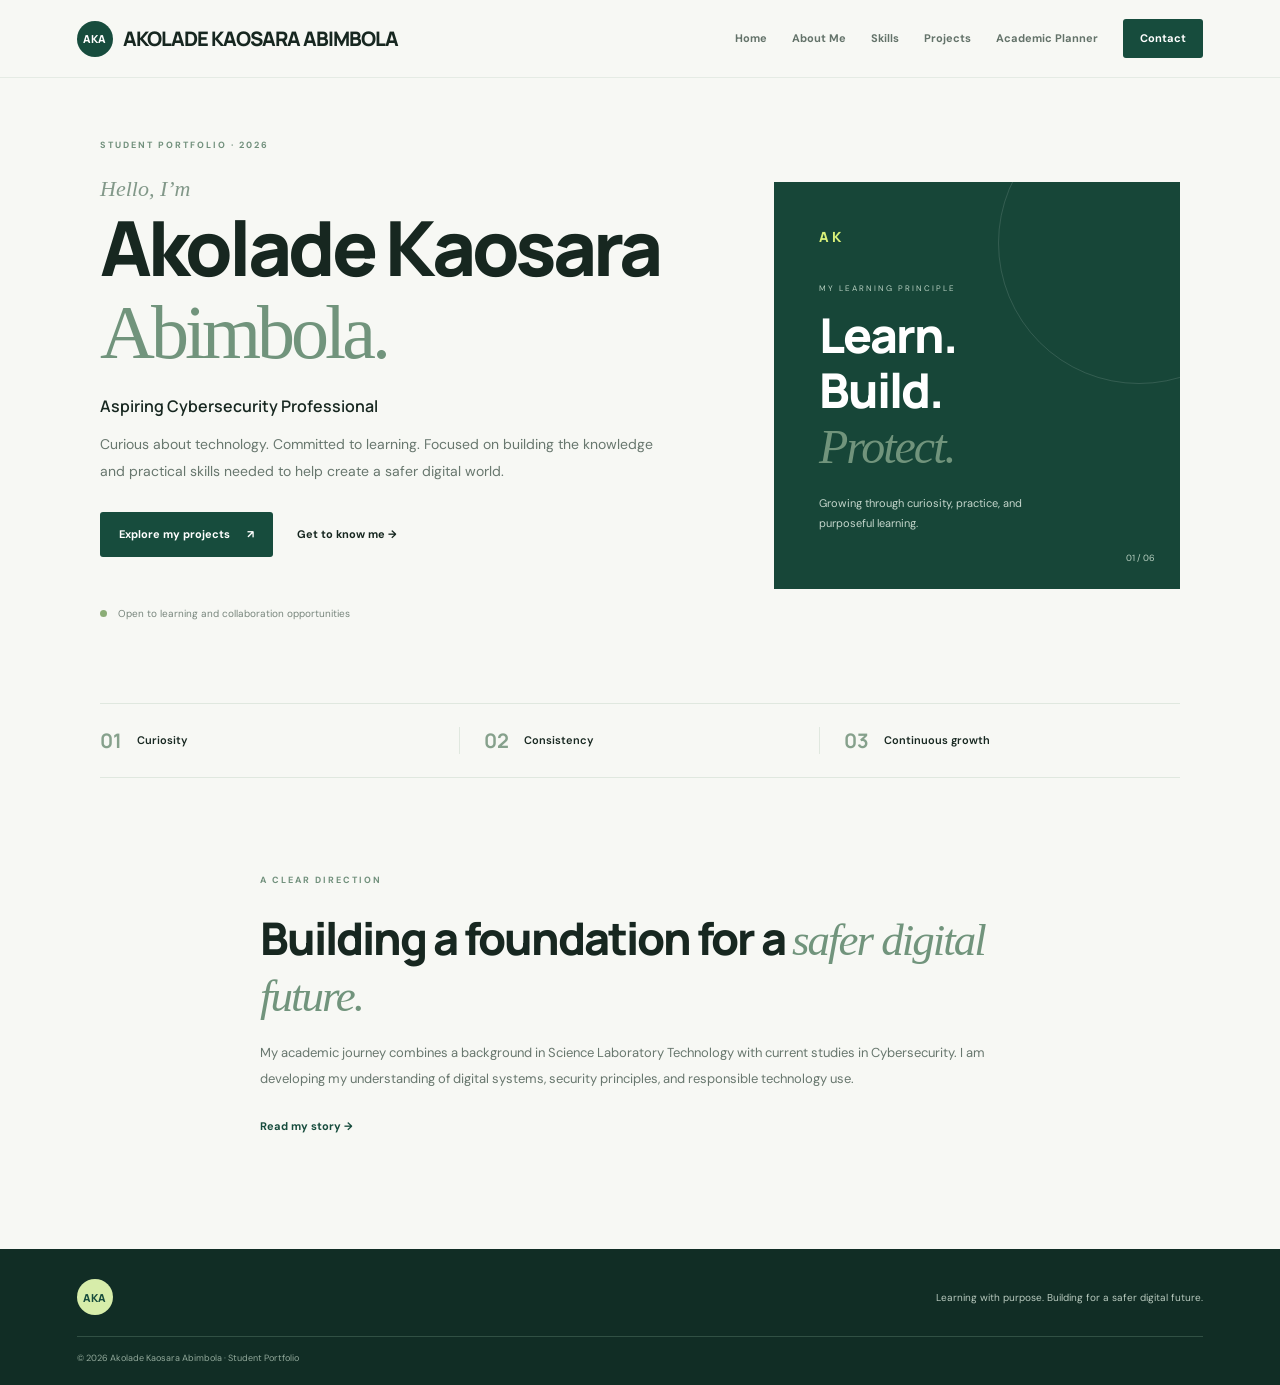
<file: index.html>
<!doctype html>
<html lang="en">

<head>
    <meta charset="utf-8">
    <meta name="viewport" content="width=device-width,initial-scale=1">
    <meta http-equiv="refresh" content="0; url=home.html">
    <title>Akolade Kaosara Abimbola | Student Portfolio</title>
    <link rel="stylesheet" href="styles.css">
</head>

<body class="entry-page">
    <main class="entry-card"><span class="brand-mark">AKA</span><span>AKOLADE KAOSARA ABIMBOLA</span>
        <p class="eyebrow">STUDENT PORTFOLIO</p>
        <h1>Akolade Kaosara<br><em>Abimbola</em></h1>
        <p>Opening portfolio…</p><a class="button" href="home.html">Enter portfolio →</a>
    </main>
    <script>window.location.replace("home.html");</script>
</body>

</html>
</file>
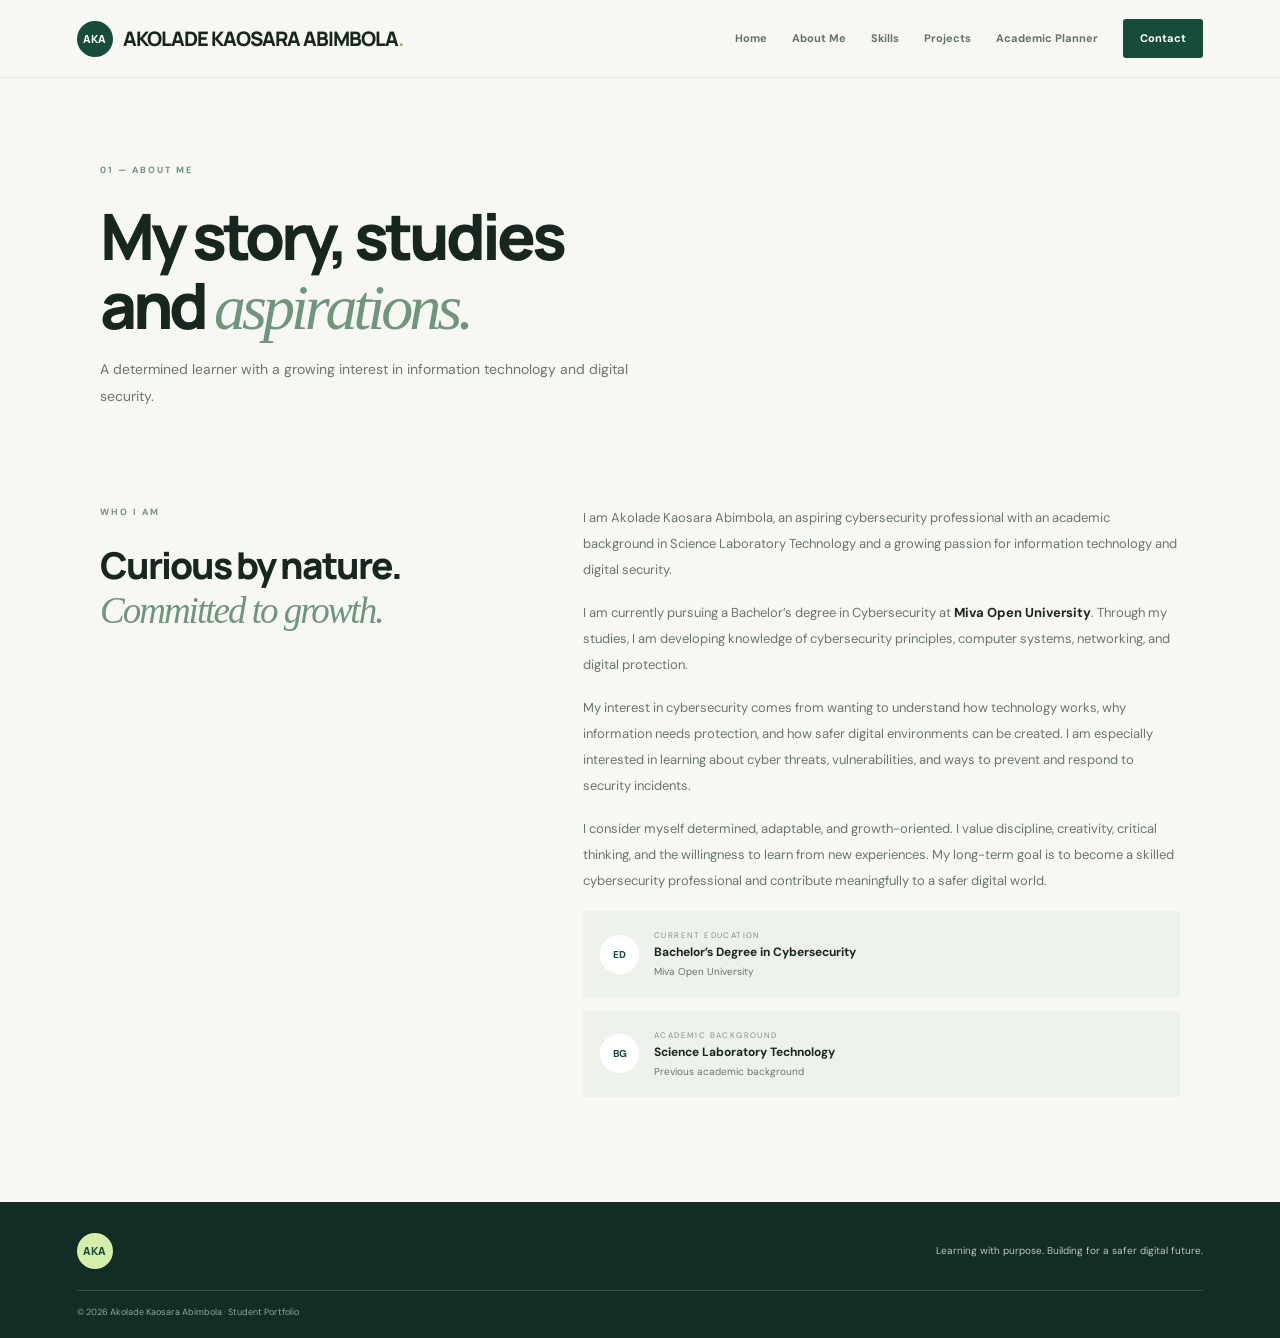
<file: about.html>
<!doctype html>
<html lang="en">

<head>
  <meta charset="utf-8">
  <meta name="viewport" content="width=device-width,initial-scale=1">
  <meta name="description"
    content="Student portfolio of Akolade Kaosara Abimbola, aspiring cybersecurity professional.">
  <title>About Me | Akolade Kaosara Abimbola</title>
  <link rel="preconnect" href="https://fonts.googleapis.com">
  <link rel="preconnect" href="https://fonts.gstatic.com" crossorigin>
  <link
    href="https://fonts.googleapis.com/css2?family=DM+Sans:wght@400;500;600;700&family=Manrope:wght@400;500;600;700;800&display=swap"
    rel="stylesheet">
  <link rel="stylesheet" href="styles.css">
</head>

<body>
  <header class="site-header">
    <a class="brand" href="index.html"><span class="brand-mark">AKA</span><span>AKOLADE KAOSARA ABIMBOLA<span class="dot">.</span></span></a>
    <button class="menu-toggle" aria-label="Toggle navigation"
      aria-expanded="false"><span></span><span></span><span></span></button>
    <nav class="navigation" aria-label="Main navigation">
      <a href="home.html">Home</a><a href="about.html">About Me</a><a href="skills.html">Skills</a>
      <a href="projects.html">Projects</a><a href="planner.html">Academic Planner</a><a class="nav-cta"
        href="contact.html">Contact</a>
    </nav>
  </header>
  <main>
    <section class="page-hero wrap">
      <p class="eyebrow">01 — ABOUT ME</p>
      <h1>My story, studies<br>and <em>aspirations.</em></h1>
      <p class="intro">A determined learner with a growing interest in information technology and digital security.</p>
    </section>
    <section class="wrap two-col content-section">
      <div>
        <p class="eyebrow">WHO I AM</p>
        <h2>Curious by nature.<br><em>Committed to growth.</em></h2>
      </div>
      <div class="prose">
        <p>I am Akolade Kaosara Abimbola, an aspiring cybersecurity professional with an academic background in Science
          Laboratory Technology and a growing passion for information technology and digital security.</p>
        <p>I am currently pursuing a Bachelor’s degree in Cybersecurity at <strong>Miva Open University</strong>.
          Through my studies, I am developing knowledge of cybersecurity principles, computer systems, networking, and
          digital protection.</p>
        <p>My interest in cybersecurity comes from wanting to understand how technology works, why information needs
          protection, and how safer digital environments can be created. I am especially interested in learning about
          cyber threats, vulnerabilities, and ways to prevent and respond to security incidents.</p>
        <p>I consider myself determined, adaptable, and growth-oriented. I value discipline, creativity, critical
          thinking, and the willingness to learn from new experiences. My long-term goal is to become a skilled
          cybersecurity professional and contribute meaningfully to a safer digital world.</p>
        <div class="education"><span class="education-symbol">ED</span>
          <div><small>CURRENT EDUCATION</small><strong>Bachelor’s Degree in Cybersecurity</strong><span>Miva Open
              University</span></div>
        </div>
        <div class="education"><span class="education-symbol">BG</span>
          <div><small>ACADEMIC BACKGROUND</small><strong>Science Laboratory Technology</strong><span>Previous academic
              background</span></div>
        </div>
      </div>
    </section>
  </main>
  <footer class="footer">
    <div><a class="brand footer-brand" href="index.html"><span class="brand-mark">AKA</span>
            </span></span></a>
      <p>Learning with purpose. Building for a safer digital future.</p>
    </div><small>© 2026 Akolade Kaosara Abimbola · Student Portfolio</small>
  </footer>
  <script src="script.js"></script>
</body>

</html>
</file>
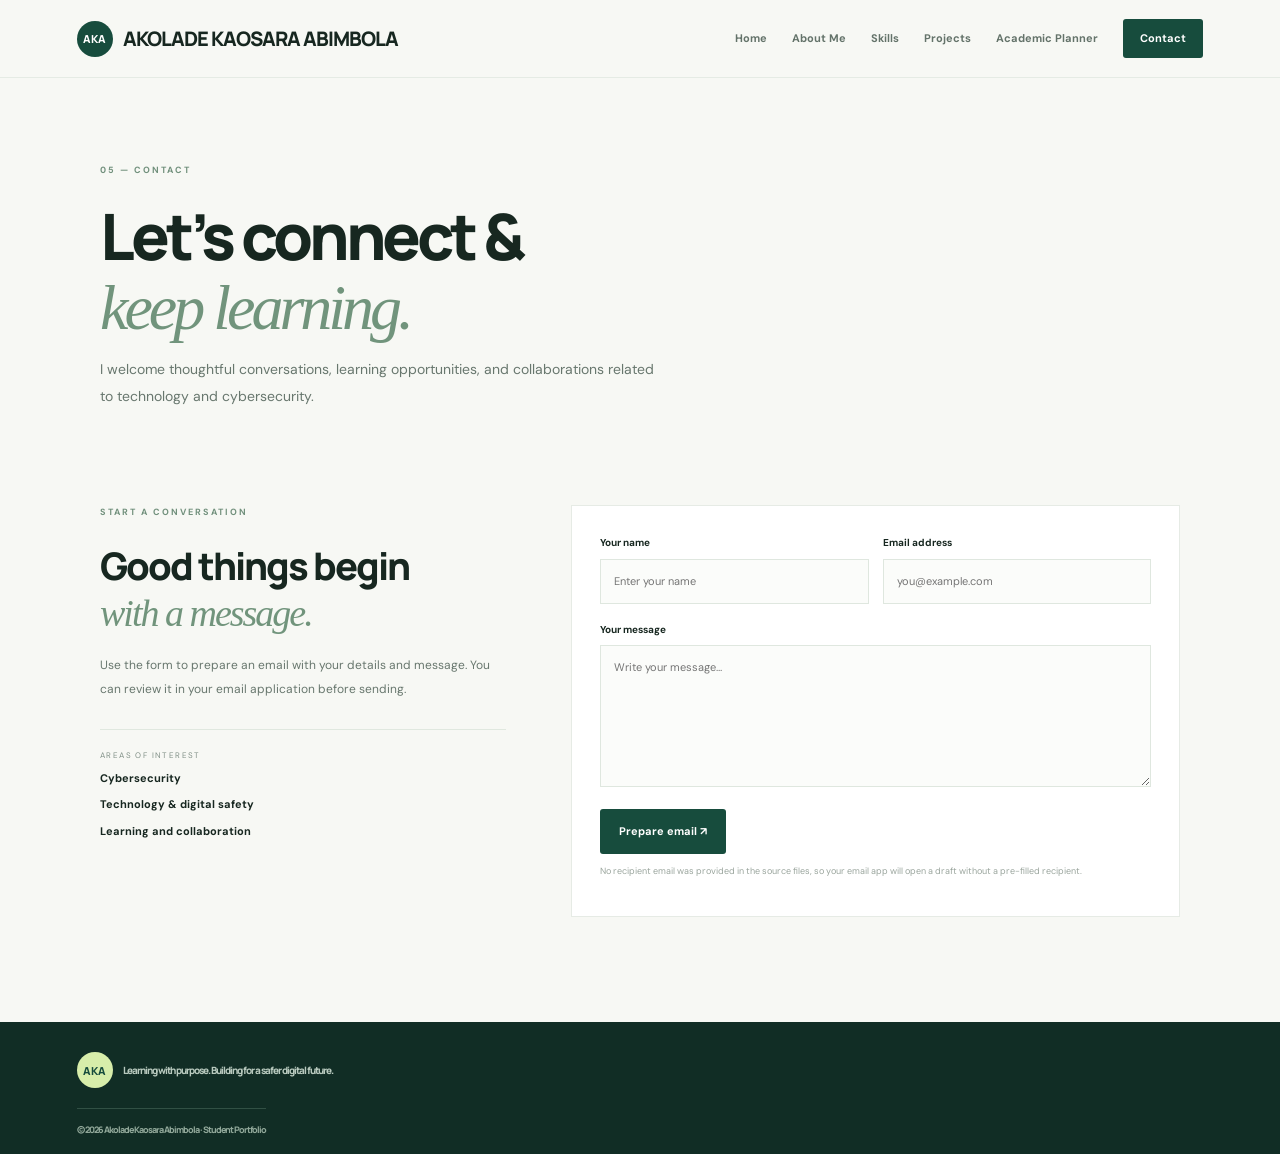
<file: contact.html>
<!doctype html>
<html lang="en">

<head>
  <meta charset="utf-8">
  <meta name="viewport" content="width=device-width,initial-scale=1">
  <meta name="description"
    content="Student portfolio of Akolade Kaosara Abimbola, aspiring cybersecurity professional.">
  <title>Contact | Akolade Kaosara Abimbola</title>
  <link rel="preconnect" href="https://fonts.googleapis.com">
  <link rel="preconnect" href="https://fonts.gstatic.com" crossorigin>
  <link
    href="https://fonts.googleapis.com/css2?family=DM+Sans:wght@400;500;600;700&family=Manrope:wght@400;500;600;700;800&display=swap"
    rel="stylesheet">
  <link rel="stylesheet" href="styles.css">
</head>

<body>
  <header class="site-header">
    <a class="brand" href="index.html"><span class="brand-mark">AKA</span><span>AKOLADE KAOSARA ABIMBOLA<span class="dot"></span></span></a>
    <button class="menu-toggle" aria-label="Toggle navigation"
      aria-expanded="false"><span></span><span></span><span></span></button>
    <nav class="navigation" aria-label="Main navigation">
      <a href="home.html">Home</a><a href="about.html">About Me</a><a href="skills.html">Skills</a>
      <a href="projects.html">Projects</a><a href="planner.html">Academic Planner</a><a class="nav-cta"
        href="contact.html">Contact</a>
    </nav>
  </header>
  <main>
    <section class="page-hero wrap">
      <p class="eyebrow">05 — CONTACT</p>
      <h1>Let’s connect &<br><em>keep learning.</em></h1>
      <p class="intro">I welcome thoughtful conversations, learning opportunities, and collaborations related to
        technology and cybersecurity.</p>
    </section>
    <section class="wrap content-section contact-layout">
      <div class="contact-aside">
        <p class="eyebrow">START A CONVERSATION</p>
        <h2>Good things begin<br><em>with a message.</em></h2>
        <p>Use the form to prepare an email with your details and message. You can review it in your email application
          before sending.</p>
        <div class="contact-focus"><small>AREAS OF INTEREST</small><strong>Cybersecurity</strong><strong>Technology &
            digital safety</strong><strong>Learning and collaboration</strong></div>
      </div>
      <form id="contactForm" class="contact-form">
        <div class="form-row">
          <div><label for="name">Your name</label><input id="name" name="name" required placeholder="Enter your name">
          </div>
          <div><label for="email">Email address</label><input id="email" name="email" type="email" required
              placeholder="you@example.com"></div>
        </div><label for="message">Your message</label><textarea id="message" name="message" rows="6" required
          placeholder="Write your message…"></textarea><button class="button" type="submit">Prepare email ↗</button>
        <p id="formFeedback" class="feedback" aria-live="polite"></p>
        <p class="fine-print">No recipient email was provided in the source files, so your email app will open a draft
          without a pre-filled recipient.</p>
      </form>
    </section>
  </main>
  <footer class="footer">
    <div><a class="brand footer-brand" href="index.html"><span class="brand-mark">AKA</span>
      <p>Learning with purpose. Building for a safer digital future.</p>
    </div><small>© 2026 Akolade Kaosara Abimbola · Student Portfolio</small>
  </footer>
  <script src="script.js"></script>
</body>

</html>
</file>
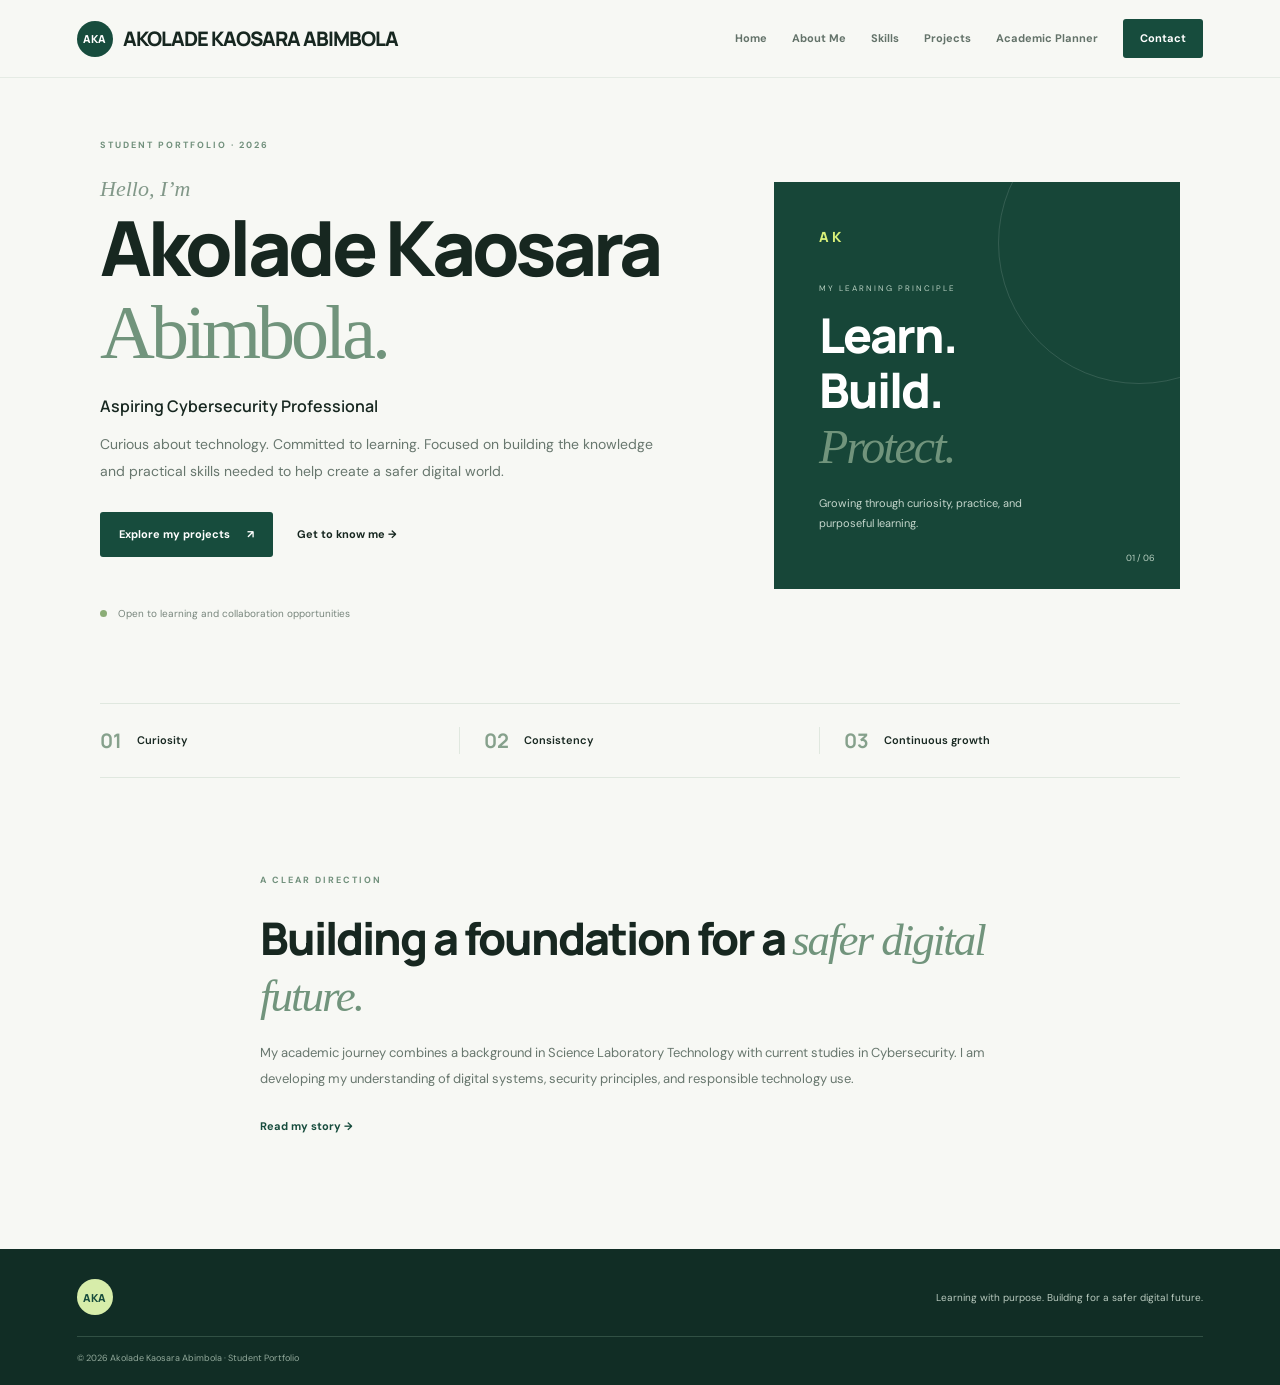
<file: home.html>
<!doctype html>
<html lang="en">

<head>
  <meta charset="utf-8">
  <meta name="viewport" content="width=device-width,initial-scale=1">
  <meta name="description"
    content="Student portfolio of Akolade Kaosara Abimbola, aspiring cybersecurity professional.">
  <title>Home | Akolade Kaosara Abimbola</title>
  <link rel="preconnect" href="https://fonts.googleapis.com">
  <link rel="preconnect" href="https://fonts.gstatic.com" crossorigin>
  <link
    href="https://fonts.googleapis.com/css2?family=DM+Sans:wght@400;500;600;700&family=Manrope:wght@400;500;600;700;800&display=swap"
    rel="stylesheet">
  <link rel="stylesheet" href="styles.css">
</head>

<body>
  <header class="site-header">
    <a class="brand" href="index.html"><span class="brand-mark">AKA</span><span>AKOLADE KAOSARA ABIMBOLA<span class="dot"></span></span></a>
    <button class="menu-toggle" aria-label="Toggle navigation"
      aria-expanded="false"><span></span><span></span><span></span></button>
    <nav class="navigation" aria-label="Main navigation">
      <a href="home.html">Home</a><a href="about.html">About Me</a><a href="skills.html">Skills</a>
      <a href="projects.html">Projects</a><a href="planner.html">Academic Planner</a><a class="nav-cta"
        href="contact.html">Contact</a>
    </nav>
  </header>
  <main>
    <section class="hero wrap">
      <div>
        <p class="eyebrow">STUDENT PORTFOLIO · 2026</p>
        <p class="hello">Hello, I’m</p>
        <h1>Akolade Kaosara<br><span>Abimbola.</span></h1>
        <h2 class="role">Aspiring Cybersecurity Professional</h2>
        <p class="intro">Curious about technology. Committed to learning. Focused on building the knowledge and
          practical skills needed to help create a safer digital world.</p>
        <div class="actions"><a class="button" href="projects.html">Explore my projects <span>↗</span></a><a
            class="plain-link" href="about.html">Get to know me →</a></div>
        <p class="availability"><span></span> Open to learning and collaboration opportunities</p>
      </div>
      <aside class="hero-panel">
        <div class="monogram">AK</div>
        <p class="panel-label">MY LEARNING PRINCIPLE</p>
        <h2>Learn.<br>Build.<br><em>Protect.</em></h2>
        <p>Growing through curiosity, practice, and purposeful learning.</p>
        <div class="panel-index">01 / 06</div>
      </aside>
    </section>
    <section class="wrap home-strip">
      <div><strong>01</strong><span>Curiosity</span></div>
      <div><strong>02</strong><span>Consistency</span></div>
      <div><strong>03</strong><span>Continuous growth</span></div>
    </section>
    <section class="wrap short-intro">
      <p class="eyebrow">A CLEAR DIRECTION</p>
      <h2>Building a foundation for a <em>safer digital future.</em></h2>
      <p>My academic journey combines a background in Science Laboratory Technology with current studies in
        Cybersecurity. I am developing my understanding of digital systems, security principles, and responsible
        technology use.</p><a class="plain-link" href="about.html">Read my story →</a>
    </section>
  </main>
  <footer class="footer">
    <div><a class="brand footer-brand" href="index.html"><span class="brand-mark">AKA</span><span><span
            class="dot"></span></span></a>
      <p>Learning with purpose. Building for a safer digital future.</p>
    </div><small>© 2026 Akolade Kaosara Abimbola · Student Portfolio</small>
  </footer>
  <script src="script.js"></script>
</body>

</html>
</file>
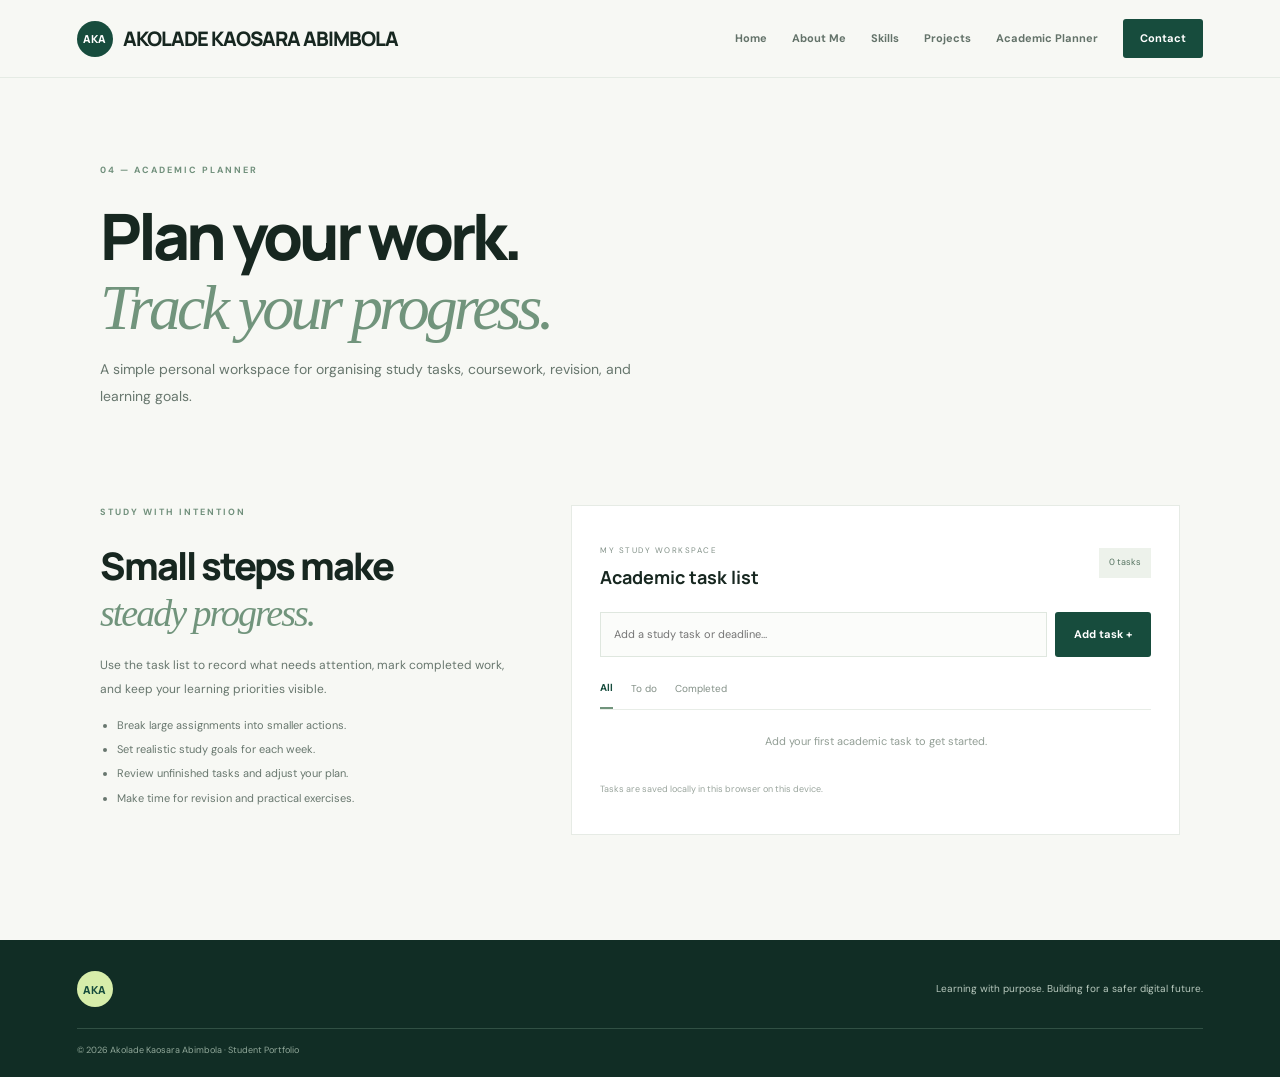
<file: planner.html>
<!doctype html>
<html lang="en">

<head>
  <meta charset="utf-8">
  <meta name="viewport" content="width=device-width,initial-scale=1">
  <meta name="description"
    content="Student portfolio of Akolade Kaosara Abimbola, aspiring cybersecurity professional.">
  <title>Academic Planner | Akolade Kaosara Abimbola</title>
  <link rel="preconnect" href="https://fonts.googleapis.com">
  <link rel="preconnect" href="https://fonts.gstatic.com" crossorigin>
  <link
    href="https://fonts.googleapis.com/css2?family=DM+Sans:wght@400;500;600;700&family=Manrope:wght@400;500;600;700;800&display=swap"
    rel="stylesheet">
  <link rel="stylesheet" href="styles.css">
</head>

<body>
  <header class="site-header">
    <a class="brand" href="index.html"><span class="brand-mark">AKA</span><span>AKOLADE KAOSARA ABIMBOLA<span class="dot"></span></span></a>
    <button class="menu-toggle" aria-label="Toggle navigation"
      aria-expanded="false"><span></span><span></span><span></span></button>
    <nav class="navigation" aria-label="Main navigation">
      <a href="home.html">Home</a><a href="about.html">About Me</a><a href="skills.html">Skills</a>
      <a href="projects.html">Projects</a><a href="planner.html">Academic Planner</a><a class="nav-cta"
        href="contact.html">Contact</a>
    </nav>
  </header>
  <main>
    <section class="page-hero wrap">
      <p class="eyebrow">04 — ACADEMIC PLANNER</p>
      <h1>Plan your work.<br><em>Track your progress.</em></h1>
      <p class="intro">A simple personal workspace for organising study tasks, coursework, revision, and learning goals.
      </p>
    </section>
    <section class="wrap content-section planner-layout">
      <div class="planner-copy">
        <p class="eyebrow">STUDY WITH INTENTION</p>
        <h2>Small steps make<br><em>steady progress.</em></h2>
        <p>Use the task list to record what needs attention, mark completed work, and keep your learning priorities
          visible.</p>
        <ul class="planner-guides">
          <li>Break large assignments into smaller actions.</li>
          <li>Set realistic study goals for each week.</li>
          <li>Review unfinished tasks and adjust your plan.</li>
          <li>Make time for revision and practical exercises.</li>
        </ul>
      </div>
      <div class="planner-box">
        <div class="planner-head">
          <div><small>MY STUDY WORKSPACE</small>
            <h2>Academic task list</h2>
          </div><span id="taskCount">0 tasks</span>
        </div>
        <form id="taskForm" class="task-form"><label class="sr-only" for="taskInput">New academic task</label><input
            id="taskInput" maxlength="140" required placeholder="Add a study task or deadline…"><button class="button"
            type="submit">Add task +</button></form>
        <div class="filters"><button type="button" class="filter active" data-filter="all">All</button><button
            type="button" class="filter" data-filter="active">To do</button><button type="button" class="filter"
            data-filter="done">Completed</button></div>
        <ul id="taskList" class="task-list">
          <li class="empty">Add your first academic task to get started.</li>
        </ul>
        <p class="fine-print">Tasks are saved locally in this browser on this device.</p>
      </div>
    </section>
  </main>
  <footer class="footer">
    <div><a class="brand footer-brand" href="index.html"><span class="brand-mark">AKA</span><span><span
            class="dot"></span></span></a>
      <p>Learning with purpose. Building for a safer digital future.</p>
    </div><small>© 2026 Akolade Kaosara Abimbola · Student Portfolio</small>
  </footer>
  <script src="script.js"></script>
</body>

</html>
</file>
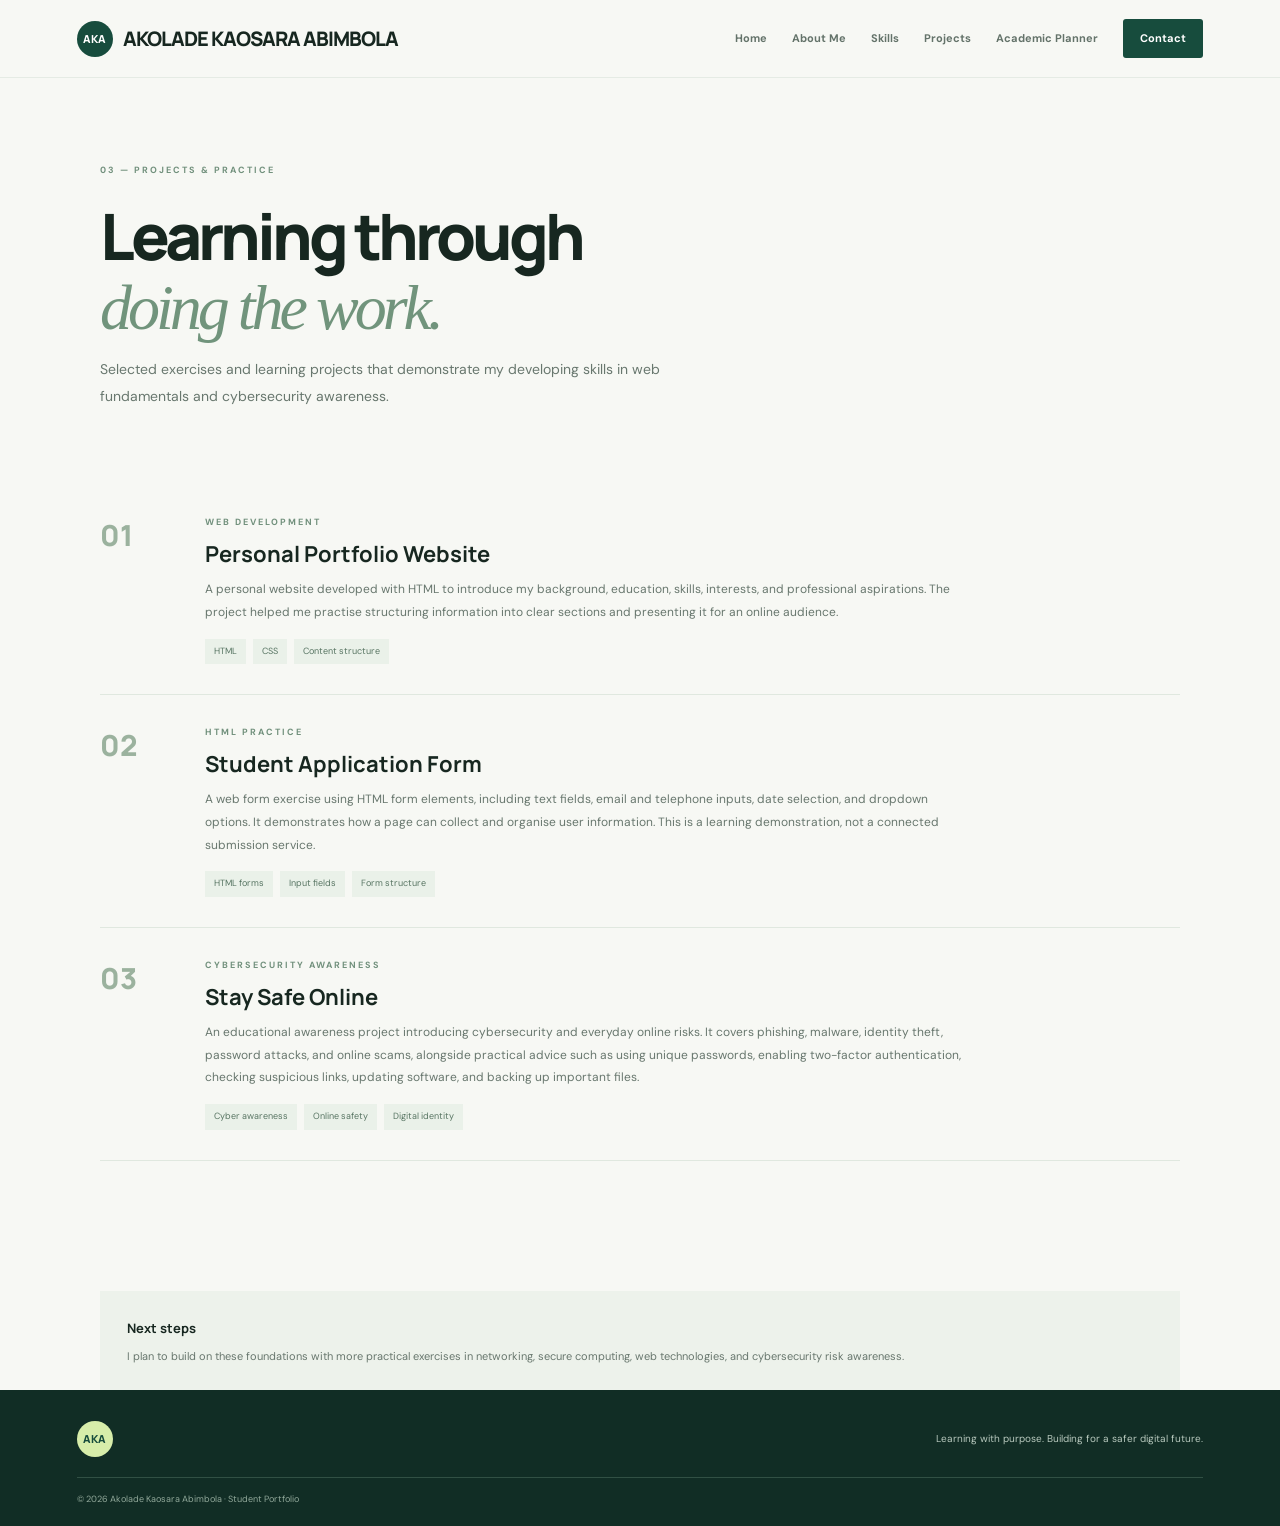
<file: projects.html>
<!doctype html>
<html lang="en">

<head>
  <meta charset="utf-8">
  <meta name="viewport" content="width=device-width,initial-scale=1">
  <meta name="description"
    content="Student portfolio of Akolade Kaosara Abimbola, aspiring cybersecurity professional.">
  <title>Projects | Akolade Kaosara Abimbola</title>
  <link rel="preconnect" href="https://fonts.googleapis.com">
  <link rel="preconnect" href="https://fonts.gstatic.com" crossorigin>
  <link
    href="https://fonts.googleapis.com/css2?family=DM+Sans:wght@400;500;600;700&family=Manrope:wght@400;500;600;700;800&display=swap"
    rel="stylesheet">
  <link rel="stylesheet" href="styles.css">
</head>

<body>
  <header class="site-header">
    <a class="brand" href="index.html"><span class="brand-mark">AKA</span><span>AKOLADE KAOSARA ABIMBOLA<span class="dot"></span></span></a>
    <button class="menu-toggle" aria-label="Toggle navigation"
      aria-expanded="false"><span></span><span></span><span></span></button>
    <nav class="navigation" aria-label="Main navigation">
      <a href="home.html">Home</a><a href="about.html">About Me</a><a href="skills.html">Skills</a>
      <a href="projects.html">Projects</a><a href="planner.html">Academic Planner</a><a class="nav-cta"
        href="contact.html">Contact</a>
    </nav>
  </header>
  <main>
    <section class="page-hero wrap">
      <p class="eyebrow">03 — PROJECTS & PRACTICE</p>
      <h1>Learning through<br><em>doing the work.</em></h1>
      <p class="intro">Selected exercises and learning projects that demonstrate my developing skills in web
        fundamentals and cybersecurity awareness.</p>
    </section>
    <section class="wrap content-section project-list">
      <article class="project">
        <div class="project-no">01</div>
        <div>
          <p class="eyebrow">WEB DEVELOPMENT</p>
          <h2>Personal Portfolio Website</h2>
          <p>A personal website developed with HTML to introduce my background, education, skills, interests, and
            professional aspirations. The project helped me practise structuring information into clear sections and
            presenting it for an online audience.</p>
          <div class="tags"><span>HTML</span><span>CSS</span><span>Content structure</span></div>
        </div>
      </article>
      <article class="project">
        <div class="project-no">02</div>
        <div>
          <p class="eyebrow">HTML PRACTICE</p>
          <h2>Student Application Form</h2>
          <p>A web form exercise using HTML form elements, including text fields, email and telephone inputs, date
            selection, and dropdown options. It demonstrates how a page can collect and organise user information. This
            is a learning demonstration, not a connected submission service.</p>
          <div class="tags"><span>HTML forms</span><span>Input fields</span><span>Form structure</span></div>
        </div>
      </article>
      <article class="project">
        <div class="project-no">03</div>
        <div>
          <p class="eyebrow">CYBERSECURITY AWARENESS</p>
          <h2>Stay Safe Online</h2>
          <p>An educational awareness project introducing cybersecurity and everyday online risks. It covers phishing,
            malware, identity theft, password attacks, and online scams, alongside practical advice such as using unique
            passwords, enabling two-factor authentication, checking suspicious links, updating software, and backing up
            important files.</p>
          <div class="tags"><span>Cyber awareness</span><span>Online safety</span><span>Digital identity</span></div>
        </div>
      </article>
    </section>
    <section class="wrap note-band"><strong>Next steps</strong>
      <p>I plan to build on these foundations with more practical exercises in networking, secure computing, web
        technologies, and cybersecurity risk awareness.</p>
    </section>
  </main>
  <footer class="footer">
    <div><a class="brand footer-brand" href="index.html"><span class="brand-mark">AKA</span></a>
      <p>Learning with purpose. Building for a safer digital future.</p>
    </div><small>© 2026 Akolade Kaosara Abimbola · Student Portfolio</small>
  </footer>
  <script src="script.js"></script>
</body>

</html>
</file>
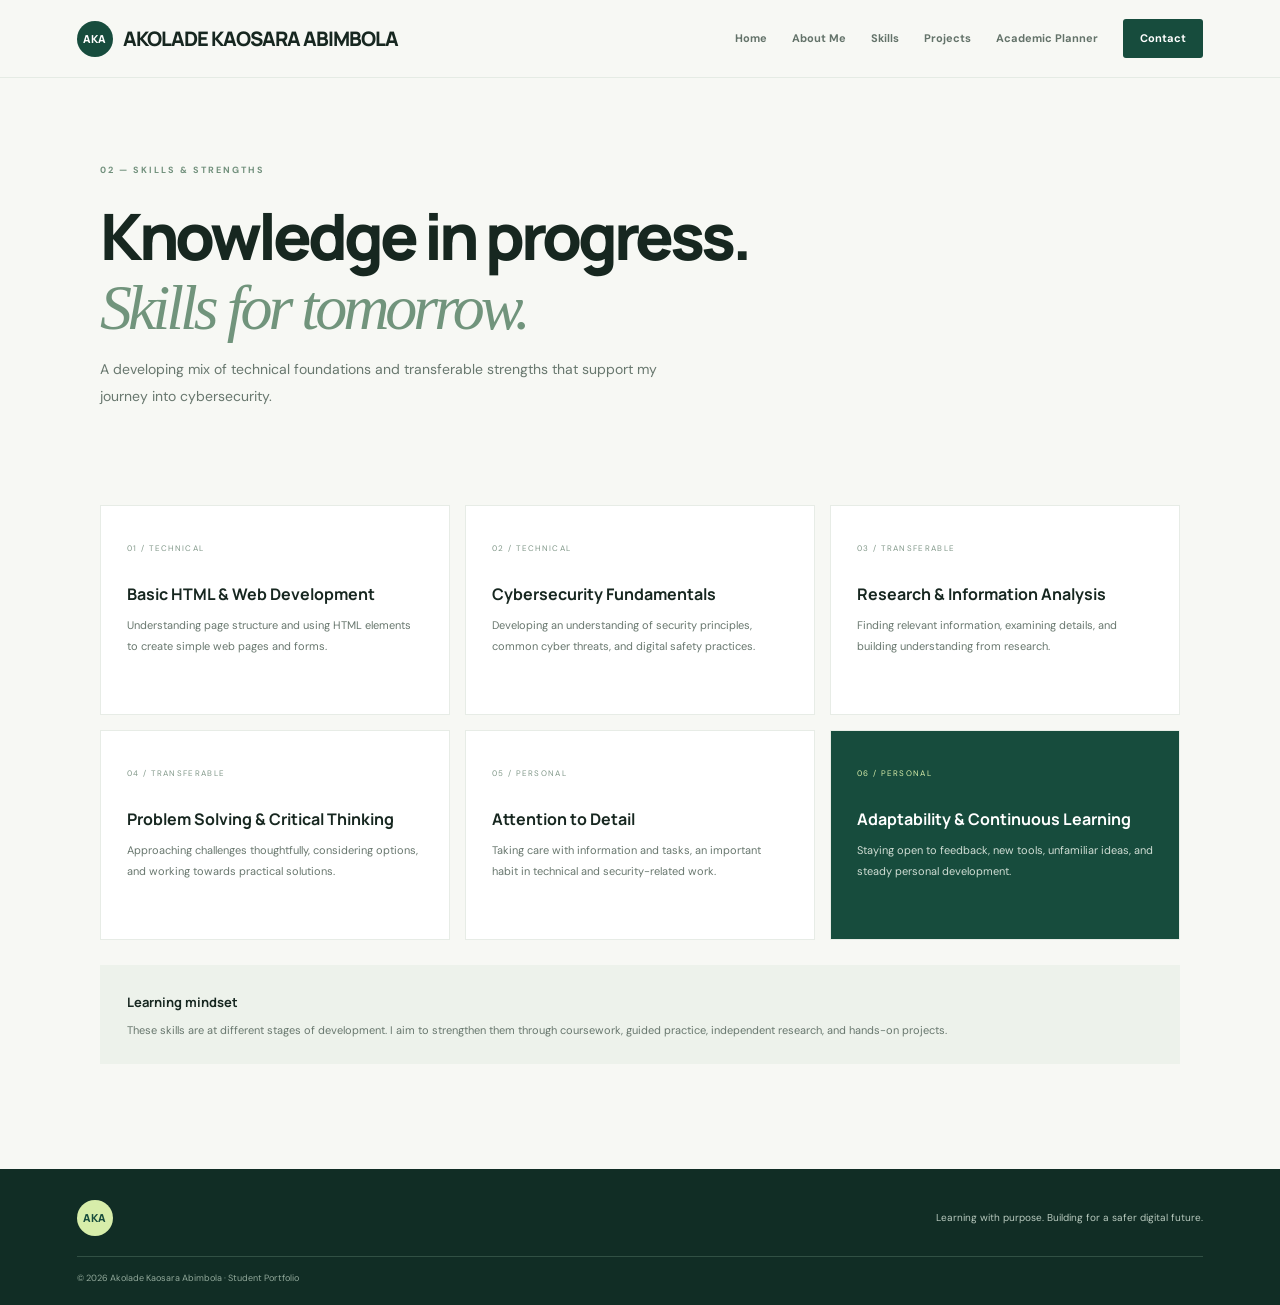
<file: skills.html>
<!doctype html>
<html lang="en">

<head>
  <meta charset="utf-8">
  <meta name="viewport" content="width=device-width,initial-scale=1">
  <meta name="description"
    content="Student portfolio of Akolade Kaosara Abimbola, aspiring cybersecurity professional.">
  <title>Skills | Akolade Kaosara Abimbola</title>
  <link rel="preconnect" href="https://fonts.googleapis.com">
  <link rel="preconnect" href="https://fonts.gstatic.com" crossorigin>
  <link
    href="https://fonts.googleapis.com/css2?family=DM+Sans:wght@400;500;600;700&family=Manrope:wght@400;500;600;700;800&display=swap"
    rel="stylesheet">
  <link rel="stylesheet" href="styles.css">
</head>

<body>
  <header class="site-header">
    <a class="brand" href="index.html"><span class="brand-mark">AKA</span><span>AKOLADE KAOSARA ABIMBOLA<span class="dot"></span></span></a>
    <button class="menu-toggle" aria-label="Toggle navigation"
      aria-expanded="false"><span></span><span></span><span></span></button>
    <nav class="navigation" aria-label="Main navigation">
      <a href="home.html">Home</a><a href="about.html">About Me</a><a href="skills.html">Skills</a>
      <a href="projects.html">Projects</a><a href="planner.html">Academic Planner</a><a class="nav-cta"
        href="contact.html">Contact</a>
    </nav>
  </header>
  <main>
    <section class="page-hero wrap">
      <p class="eyebrow">02 — SKILLS & STRENGTHS</p>
      <h1>Knowledge in progress.<br><em>Skills for tomorrow.</em></h1>
      <p class="intro">A developing mix of technical foundations and transferable strengths that support my journey into
        cybersecurity.</p>
    </section>
    <section class="wrap content-section">
      <div class="skill-grid">
        <article class="skill"><span>01 / TECHNICAL</span>
          <h2>Basic HTML & Web Development</h2>
          <p>Understanding page structure and using HTML elements to create simple web pages and forms.</p>
        </article>
        <article class="skill"><span>02 / TECHNICAL</span>
          <h2>Cybersecurity Fundamentals</h2>
          <p>Developing an understanding of security principles, common cyber threats, and digital safety practices.</p>
        </article>
        <article class="skill"><span>03 / TRANSFERABLE</span>
          <h2>Research & Information Analysis</h2>
          <p>Finding relevant information, examining details, and building understanding from research.</p>
        </article>
        <article class="skill"><span>04 / TRANSFERABLE</span>
          <h2>Problem Solving & Critical Thinking</h2>
          <p>Approaching challenges thoughtfully, considering options, and working towards practical solutions.</p>
        </article>
        <article class="skill"><span>05 / PERSONAL</span>
          <h2>Attention to Detail</h2>
          <p>Taking care with information and tasks, an important habit in technical and security-related work.</p>
        </article>
        <article class="skill highlight"><span>06 / PERSONAL</span>
          <h2>Adaptability & Continuous Learning</h2>
          <p>Staying open to feedback, new tools, unfamiliar ideas, and steady personal development.</p>
        </article>
      </div>
      <div class="note-band"><strong>Learning mindset</strong>
        <p>These skills are at different stages of development. I aim to strengthen them through coursework, guided
          practice, independent research, and hands-on projects.</p>
      </div>
    </section>
  </main>
  <footer class="footer">
    <div><a class="brand footer-brand" href="index.html"><span class="brand-mark">AKA</span><span><span
            class="dot"></span></span></a>
      <p>Learning with purpose. Building for a safer digital future.</p>
    </div><small>© 2026 Akolade Kaosara Abimbola · Student Portfolio</small>
  </footer>
  <script src="script.js"></script>
</body>

</html>
</file>
<file: styles.css>
* {
    box-sizing: border-box
}

html {
    scroll-behavior: smooth
}

body {
    margin: 0;
    background: #f7f8f4;
    color: #172720;
    font-family: "DM Sans", Arial, sans-serif;
    line-height: 1.75
}

a {
    color: inherit;
    text-decoration: none
}

button,
input,
textarea {
    font: inherit
}

.site-header {
    height: 78px;
    padding: 0 max(6%, calc((100% - 1160px)/2));
    display: flex;
    align-items: center;
    justify-content: space-between;
    position: sticky;
    top: 0;
    z-index: 10;
    background: rgba(247, 248, 244, .96);
    backdrop-filter: blur(12px);
    border-bottom: 1px solid #e5ebe4
}

.brand {
    display: flex;
    align-items: center;
    gap: 10px;
    font: 800 20px Manrope, Arial, sans-serif;
    letter-spacing: -1px
}

.brand-mark {
    width: 36px;
    height: 36px;
    border-radius: 50%;
    display: grid;
    place-items: center;
    background: #174c3d;
    color: white;
    font-size: 11px;
    letter-spacing: 0
}

.dot {
    color: #91b66d
}

.navigation {
    display: flex;
    align-items: center;
    gap: 25px
}

.navigation a {
    font-size: 11px;
    font-weight: 700;
    color: #64736a;
    transition: .2s
}

.navigation a:hover,
.navigation a:focus {
    color: #174c3d
}

.navigation .nav-cta {
    padding: 10px 17px;
    background: #174c3d;
    color: white;
    border-radius: 3px
}

.menu-toggle {
    display: none;
    background: none;
    border: 0
}

.menu-toggle span {
    display: block;
    width: 23px;
    height: 2px;
    background: #172720;
    margin: 5px
}

.wrap {
    width: min(1080px, 88%);
    margin-inline: auto
}

.hero {
    min-height: 610px;
    display: grid;
    grid-template-columns: 1.2fr .8fr;
    align-items: center;
    gap: 65px;
    padding-top: 60px;
    padding-bottom: 70px
}

.eyebrow {
    font-size: 9px;
    font-weight: 700;
    letter-spacing: 2px;
    color: #71907c;
    margin: 0 0 22px
}

.hello {
    font: italic 22px Georgia, serif;
    color: #829889;
    margin: 0
}

.hero h1,
.page-hero h1 {
    font: 800 clamp(48px, 6.5vw, 76px)/1.08 Manrope, Arial, sans-serif;
    letter-spacing: -4px;
    margin: 4px 0 22px
}

.hero h1 span,
.page-hero h1 em,
.hero-panel em,
.short-intro em,
.two-col h2 em,
.planner-copy h2 em,
.contact-aside h2 em {
    font-family: Georgia, serif;
    font-weight: 400;
    color: #71947c
}

.role {
    font: 600 16px Manrope, Arial, sans-serif;
    margin: 0 0 12px
}

.intro {
    font-size: 14px;
    color: #68776e;
    max-width: 560px;
    line-height: 1.9
}

.actions {
    display: flex;
    align-items: center;
    gap: 24px;
    margin-top: 28px
}

.button {
    display: inline-flex;
    align-items: center;
    justify-content: center;
    gap: 17px;
    background: #174c3d;
    color: white;
    border: 0;
    border-radius: 3px;
    padding: 13px 19px;
    font-size: 11px;
    font-weight: 700;
    cursor: pointer;
    transition: .2s
}

.button:hover {
    background: #28634f;
    transform: translateY(-2px)
}

.plain-link {
    font-size: 11px;
    font-weight: 700
}

.availability {
    font-size: 10px;
    color: #78867d;
    margin-top: 48px
}

.availability span {
    display: inline-block;
    width: 7px;
    height: 7px;
    border-radius: 50%;
    background: #8bad76;
    margin-right: 8px
}

.hero-panel {
    position: relative;
    background: #174638;
    color: white;
    min-height: 390px;
    padding: 45px;
    display: flex;
    flex-direction: column;
    justify-content: center;
    overflow: hidden
}

.hero-panel:after {
    content: "";
    position: absolute;
    width: 280px;
    height: 280px;
    border: 1px solid #ffffff20;
    border-radius: 50%;
    right: -100px;
    top: -80px
}

.monogram {
    font: 800 14px Manrope;
    color: #d8f078;
    letter-spacing: 3px
}

.panel-label {
    font-size: 8px;
    letter-spacing: 2px;
    color: #b8d0c1;
    margin: 35px 0 12px
}

.hero-panel h2 {
    font: 800 48px/1.15 Manrope;
    margin: 0;
    letter-spacing: -2px
}

.hero-panel p:last-of-type {
    font-size: 11px;
    color: #c5d6cc;
    max-width: 210px;
    margin-top: 20px
}

.panel-index {
    position: absolute;
    bottom: 22px;
    right: 25px;
    font-size: 9px;
    color: #b8d0c1
}

.home-strip {
    display: grid;
    grid-template-columns: repeat(3, 1fr);
    border-top: 1px solid #e0e8df;
    border-bottom: 1px solid #e0e8df;
    padding: 23px 0
}

.home-strip div {
    display: flex;
    align-items: center;
    gap: 15px;
    border-right: 1px solid #e0e8df;
    padding-left: 24px
}

.home-strip div:first-child {
    padding-left: 0
}

.home-strip div:last-child {
    border: 0
}

.home-strip strong {
    font: 700 20px Manrope;
    color: #86a18c
}

.home-strip span {
    font-size: 11px;
    font-weight: 600
}

.short-intro {
    padding: 95px 0 110px;
    max-width: 760px
}

.short-intro h2,
.two-col h2,
.planner-copy h2,
.contact-aside h2 {
    font: 800 clamp(32px, 4vw, 45px)/1.2 Manrope;
    letter-spacing: -2px;
    margin: 0 0 17px
}

.short-intro>p:not(.eyebrow),
.prose p,
.planner-copy>p:not(.eyebrow),
.contact-aside>p:not(.eyebrow) {
    font-size: 13px;
    color: #68776e;
    line-height: 2
}

.short-intro .plain-link {
    display: inline-block;
    margin-top: 12px;
    color: #174c3d
}

.page-hero {
    padding-top: 85px;
    padding-bottom: 52px
}

.page-hero h1 {
    font-size: clamp(42px, 5.5vw, 64px);
    margin-bottom: 14px
}

.content-section {
    padding-top: 30px;
    padding-bottom: 105px
}

.two-col {
    display: grid;
    grid-template-columns: .8fr 1.2fr;
    gap: 85px
}

.two-col h2 {
    font-size: 37px
}

.prose p {
    margin: 0 0 17px
}

.prose strong {
    color: #172720
}

.education {
    display: flex;
    gap: 15px;
    align-items: center;
    padding: 17px;
    background: #edf2eb;
    margin-top: 13px
}

.education-symbol {
    width: 39px;
    height: 39px;
    border-radius: 50%;
    background: #fff;
    display: grid;
    place-items: center;
    font-size: 10px;
    font-weight: 800;
    color: #174c3d
}

.education div {
    display: grid
}

.education small,
.contact-focus small {
    font-size: 8px;
    letter-spacing: 1.4px;
    color: #819087
}

.education strong {
    font-size: 12px
}

.education div span {
    font-size: 10px;
    color: #68776e
}

.skill-grid {
    display: grid;
    grid-template-columns: repeat(3, 1fr);
    gap: 15px
}

.skill {
    background: white;
    border: 1px solid #e7ece6;
    padding: 26px;
    min-height: 210px
}

.skill>span {
    font-size: 8px;
    letter-spacing: 1.3px;
    color: #819889
}

.skill h2 {
    font: 700 16px Manrope;
    margin: 23px 0 10px
}

.skill p {
    font-size: 11px;
    line-height: 1.9;
    color: #68776e;
    margin: 0
}

.skill.highlight {
    background: #174c3d;
    color: white
}

.skill.highlight>span {
    color: #d7edaa
}

.skill.highlight p {
    color: #d0ddd4
}

.note-band {
    background: #edf2eb;
    padding: 23px 27px;
    margin-top: 25px
}

.note-band strong {
    font: 700 13px Manrope
}

.note-band p {
    font-size: 11px;
    color: #68776e;
    margin: 5px 0 0;
    line-height: 1.8
}

.project-list {
    padding-top: 10px
}

.project {
    display: grid;
    grid-template-columns: 80px 1fr;
    gap: 25px;
    padding: 30px 0;
    border-bottom: 1px solid #e0e8df
}

.project-no {
    font: 800 29px Manrope;
    color: #9bb29e
}

.project .eyebrow {
    margin-bottom: 8px
}

.project h2 {
    font: 700 22px Manrope;
    margin: 0 0 9px
}

.project p:not(.eyebrow) {
    font-size: 12px;
    color: #68776e;
    line-height: 1.9;
    max-width: 760px;
    margin: 0
}

.tags {
    display: flex;
    flex-wrap: wrap;
    gap: 7px;
    margin-top: 15px
}

.tags span {
    font-size: 9px;
    color: #587563;
    background: #eaf1e9;
    padding: 5px 9px
}

.planner-layout,
.contact-layout {
    display: grid;
    grid-template-columns: .8fr 1.2fr;
    gap: 65px;
    align-items: start
}

.planner-copy h2,
.contact-aside h2 {
    font-size: 38px
}

.planner-copy>p:not(.eyebrow),
.contact-aside>p:not(.eyebrow) {
    font-size: 12px
}

.planner-guides {
    padding-left: 17px;
    color: #68776e;
    font-size: 11px;
    line-height: 2.2
}

.planner-box {
    background: #fff;
    border: 1px solid #e6ebe5;
    padding: 28px
}

.planner-head {
    display: flex;
    align-items: center;
    justify-content: space-between;
    margin-bottom: 20px
}

.planner-head small {
    font-size: 8px;
    letter-spacing: 1.5px;
    color: #819087
}

.planner-head h2 {
    font: 700 18px Manrope;
    margin: 3px 0
}

.planner-head>span {
    font-size: 9px;
    background: #edf2eb;
    color: #587563;
    padding: 7px 10px
}

.task-form {
    display: flex;
    gap: 8px
}

.task-form input,
.contact-form input,
.contact-form textarea {
    width: 100%;
    border: 1px solid #dfe7df;
    background: #fbfcfa;
    padding: 12px 13px;
    font-size: 11px;
    outline: none;
    color: #172720
}

.task-form input:focus,
.contact-form input:focus,
.contact-form textarea:focus {
    border-color: #71947c
}

.task-form .button {
    white-space: nowrap
}

.filters {
    display: flex;
    gap: 18px;
    border-bottom: 1px solid #e8ede7;
    margin-top: 22px
}

.filter {
    border: 0;
    background: none;
    padding: 0 0 10px;
    font-size: 10px;
    color: #839087;
    cursor: pointer
}

.filter.active {
    color: #174c3d;
    border-bottom: 2px solid #71947c;
    font-weight: 700
}

.task-list {
    list-style: none;
    padding: 0;
    margin: 0;
    max-height: 260px;
    overflow: auto
}

.task-item {
    display: flex;
    align-items: center;
    gap: 10px;
    padding: 13px 1px;
    border-bottom: 1px solid #edf0ec;
    font-size: 11px
}

.task-item .task-text {
    flex: 1;
    overflow-wrap: anywhere
}

.task-item.done .task-text {
    text-decoration: line-through;
    color: #9aa59d
}

.task-check {
    accent-color: #174c3d
}

.delete-task {
    border: 0;
    background: none;
    color: #9aa59d;
    font-size: 17px;
    cursor: pointer
}

.empty {
    text-align: center;
    padding: 22px 0;
    color: #929e95;
    font-size: 11px
}

.fine-print {
    font-size: 9px;
    color: #9aa59d;
    line-height: 1.7
}

.contact-focus {
    display: grid;
    gap: 7px;
    margin-top: 28px;
    padding-top: 18px;
    border-top: 1px solid #e0e8df
}

.contact-focus strong {
    font-size: 11px
}

.contact-form {
    background: white;
    border: 1px solid #e6ebe5;
    padding: 28px
}

.form-row {
    display: grid;
    grid-template-columns: 1fr 1fr;
    gap: 14px;
    margin-bottom: 17px
}

.contact-form label {
    display: block;
    font-size: 10px;
    font-weight: 700;
    margin-bottom: 7px
}

.contact-form textarea {
    resize: vertical;
    margin-bottom: 13px
}

.feedback {
    font-size: 10px;
    color: #587563
}

.footer {
    background: #112d25;
    color: white;
    padding: 30px max(6%, calc((100% - 1160px)/2)) 18px
}

.footer>div {
    display: flex;
    align-items: center;
    justify-content: space-between;
    gap: 20px
}

.footer p {
    font-size: 10px;
    color: #b8c9be
}

.footer small {
    display: block;
    border-top: 1px solid #315044;
    margin-top: 20px;
    padding-top: 14px;
    font-size: 9px;
    color: #91a89a
}

.footer-brand .brand-mark {
    background: #d7edaa;
    color: #174c3d
}

.entry-page {
    min-height: 100vh;
    display: grid;
    place-items: center
}

.entry-card {
    text-align: center;
    background: white;
    padding: 55px 70px;
    border: 1px solid #e6ebe5;
    box-shadow: 0 20px 60px #1a39200b
}

.entry-card .brand-mark {
    margin: 0 auto 25px
}

.entry-card h1 {
    font: 800 38px/1.2 Manrope;
    letter-spacing: -2px
}

.entry-card h1 em {
    font: italic 38px Georgia;
    color: #71947c
}

.sr-only {
    position: absolute;
    width: 1px;
    height: 1px;
    overflow: hidden;
    clip: rect(0, 0, 0, 0);
    white-space: nowrap
}

@media(max-width:850px) {
    .navigation {
        gap: 13px
    }

    .navigation a {
        font-size: 9px
    }

    .hero {
        gap: 30px
    }

    .two-col,
    .planner-layout,
    .contact-layout {
        gap: 35px
    }

    .skill-grid {
        grid-template-columns: repeat(2, 1fr)
    }
}

@media(max-width:680px) {
    .site-header {
        height: 68px;
        padding: 0 6%
    }

    .menu-toggle {
        display: block
    }

    .navigation {
        display: none;
        position: absolute;
        top: 68px;
        left: 0;
        right: 0;
        background: #f7f8f4;
        padding: 12px 6% 20px;
        box-shadow: 0 15px 20px #14231f10;
        flex-direction: column;
        align-items: stretch;
        gap: 0
    }

    .navigation.open {
        display: flex
    }

    .navigation a {
        padding: 11px 0;
        font-size: 12px
    }

    .navigation .nav-cta {
        text-align: center;
        padding: 10px;
        margin-top: 5px
    }

    .hero {
        grid-template-columns: 1fr;
        padding-top: 60px;
        gap: 35px
    }

    .hero-panel {
        min-height: 330px;
        padding: 35px
    }

    .hero h1 {
        font-size: clamp(47px, 12vw, 65px)
    }

    .wrap {
        width: 88%
    }

    .page-hero {
        padding-top: 65px;
        padding-bottom: 35px
    }

    .content-section {
        padding-bottom: 75px
    }

    .two-col,
    .planner-layout,
    .contact-layout {
        grid-template-columns: 1fr;
        gap: 25px
    }

    .two-col h2,
    .planner-copy h2,
    .contact-aside h2 {
        font-size: 33px
    }

    .skill-grid {
        grid-template-columns: 1fr 1fr
    }

    .skill {
        padding: 20px;
        min-height: 0
    }

    .project {
        grid-template-columns: 45px 1fr;
        gap: 14px
    }

    .project h2 {
        font-size: 18px
    }

    .home-strip div {
        padding-left: 10px;
        gap: 8px
    }

    .home-strip span {
        font-size: 9px
    }

    .home-strip strong {
        font-size: 16px
    }

    .short-intro {
        padding: 70px 0 80px
    }

    .planner-box,
    .contact-form {
        padding: 20px
    }

    .footer>div {
        flex-wrap: wrap
    }

    .footer p {
        flex-basis: 100%;
        margin: 0
    }

    .form-row {
        grid-template-columns: 1fr
    }

    .entry-card {
        padding: 40px 25px;
        width: 88%
    }
}

@media(max-width:400px) {
    .skill-grid {
        grid-template-columns: 1fr
    }

    .actions {
        flex-wrap: wrap
    }

    .task-form {
        flex-direction: column
    }

    .task-form .button {
        width: 100%
    }

    .home-strip span {
        font-size: 8px
    }
}

@media(prefers-reduced-motion:reduce) {
    html {
        scroll-behavior: auto
    }

    *,
    *:before,
    *:after {
        transition: none !important
    }
}
</file>
